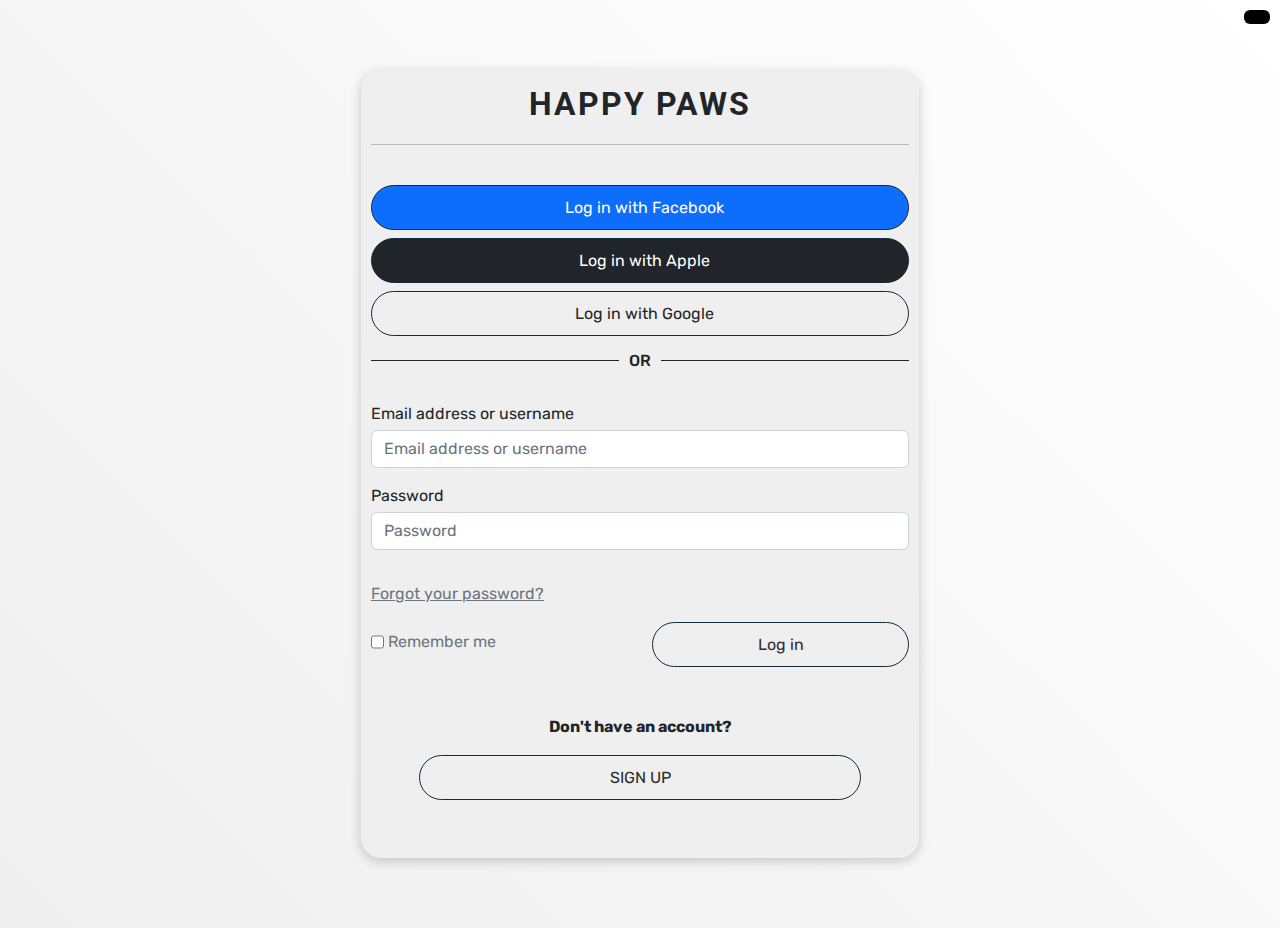
<file: login.html>
<!DOCTYPE html>
<html lang="en">
  <head>
    <!-- Meta Tags -->
    <meta charset="UTF-8" />
    <meta http-equiv="X-UA-Compatible" content="IE=edge" />
    <meta name="viewport" content="width=device-width, initial-scale=1.0" />

    <!-- Bootstrap CSS -->
    <link rel="stylesheet" href="css/bootstrap.min.css" />

    <!-- Font Awesome -->
    <link
      rel="stylesheet"
      href="https://cdnjs.cloudflare.com/ajax/libs/font-awesome/6.1.1/css/all.min.css"
      integrity="sha512-KfkfwYDsLkIlwQp6LFnl8zNdLGxu9YAA1QvwINks4PhcElQSvqcyVLLD9aMhXd13uQjoXtEKNosOWaZqXgel0g=="
      crossorigin="anonymous"
      referrerpolicy="no-referrer"
    />

    <!-- Custom CSS -->
    <link id="mainStyle" rel="stylesheet" href="css/auth.css" />

    <title>Happy Paws</title>
  </head>
  <body>
    <div class="login-page d-flex align-items-center">
      <div class="container d-flex justify-content-center">
        <div class="col-12 col-sm-11 col-md-10 col-lg-7 col-xl-6 col-xxl-5">
          <div class="auth text-center">
            <i class="fa-solid fa-paw h2 pe-2"></i>
            <span id="brand" class="fw-bold fs-2 pt-3">HAPPY PAWS</span>
            <i class="fa-solid fa-paw h2 ps-2"></i>
            <hr />
            <button class="btn mt-4 mb-2 login-with-btn bg-primary text-white">
              <i class="fab fa-facebook me-2"></i>Log in with Facebook
            </button>
            <button class="btn mb-2 login-with-btn bg-dark text-white">
              <i class="fab fa-apple me-2"></i>Log in with Apple
            </button>
            <button class="btn mb-2 login-with-btn text-dark google">
              <i class="fab fa-google me-2"></i>Log in with Google
            </button>
            <h6>OR</h6>
            <form class="pt-3">
              <div class="mt-2 mb-3">
                <label class="d-flex flex-row pb-1"
                  >Email address or username</label
                >
                <input
                  class="auth-input form-control auth-input"
                  type="email"
                  placeholder="Email address or username"
                />
              </div>
              <div class="mt-2 mb-2">
                <label class="d-flex flex-row pb-1">Password</label>
                <input
                  class="auth-input form-control auth-input"
                  type="password"
                  placeholder="Password"
                />
              </div>
            </form>
            <div class="d-flex flex-row pt-4">
              <a href="#" class="text-muted"
                ><span>Forgot your password?</span></a
              >
            </div>
            <div class="row">
              <div class="col-6">
                <div class="d-flex flex-row pt-4">
                  <input type="checkbox" name="check" />
                  <label for="check" class="ps-1 text-muted">Remember me</label>
                </div>
              </div>
              <div class="col-6">
                <div class="d-flex flex-end pt-3">
                  <button type="submit" class="btn w-100 login-btn">
                    Log in
                  </button>
                </div>
              </div>
            </div>
            <div class="col-12 p-5">
              <p class="text-center fw-bold">Don't have an account?</p>
              <a href="signup.html"
                ><button class="btn w-100 login-btn">SIGN UP</button></a
              >
            </div>
          </div>
        </div>
      </div>
    </div>

    <!-- Theme Change -->
    <button id="theme_button" class="btn btn-theme" onclick="onThemeChange()">
      <i id="theme_icon" class="fa fa-moon"></i>
    </button>

    <script>
      function onThemeChange() {
        // Variables
        let cssStyleSheet = document.getElementById("mainStyle");
        let cssLength = cssStyleSheet.href.length;
        let path = cssStyleSheet.href.substring(cssLength - 9, cssLength);

        if (path === "/auth.css") {
          cssStyleSheet.href = "css/auth-dark.css";
          document.getElementById("theme_icon").className = "fa fa-sun";
        } else {
          cssStyleSheet.href = "css/auth.css";
          document.getElementById("theme_icon").className = "fa fa-moon";
        }
      }
    </script>
  </body>
</html>
</file>
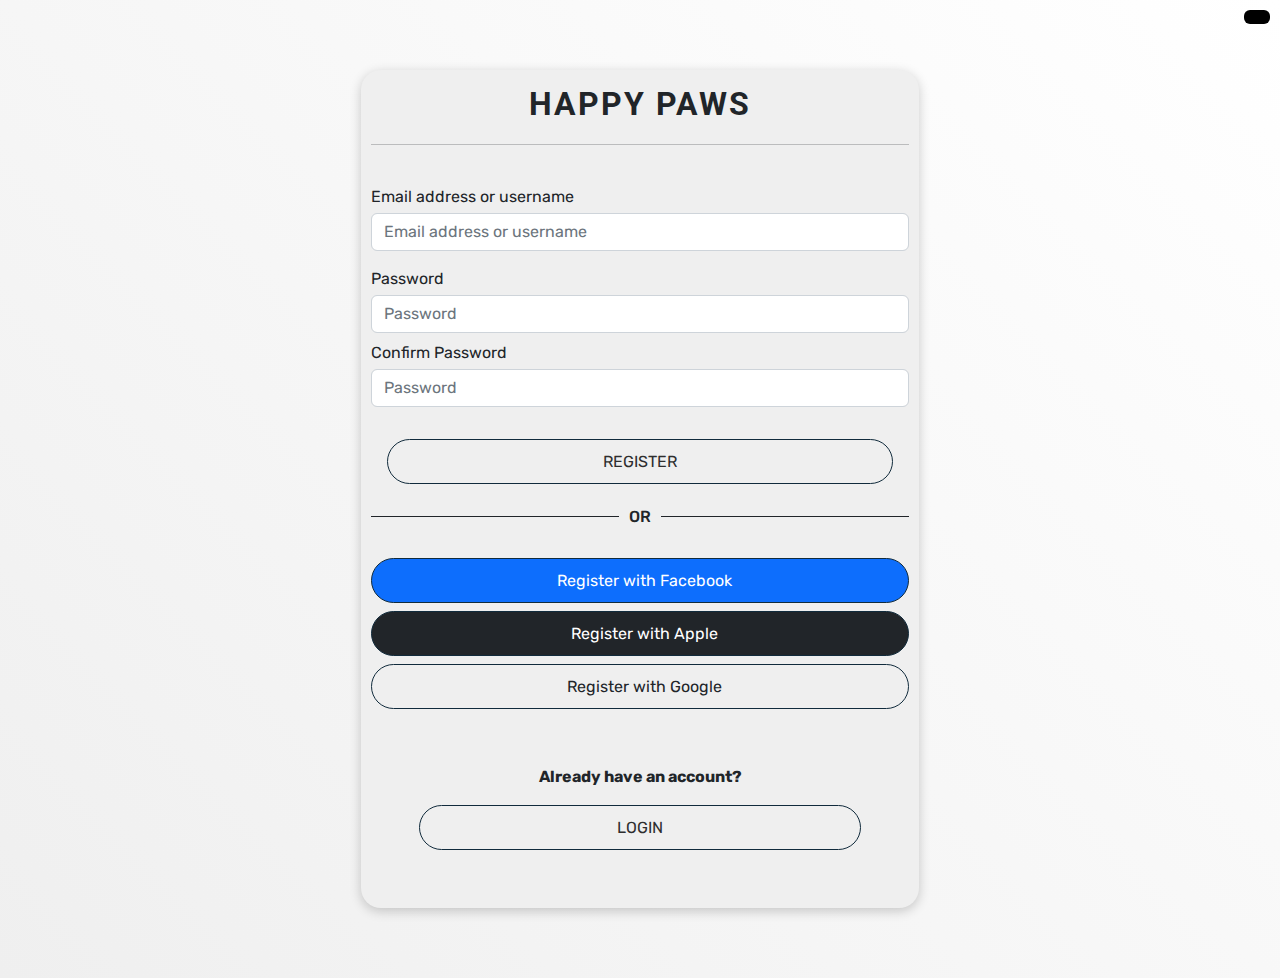
<file: signup.html>
<!DOCTYPE html>
<html lang="en">
  <head>
    <!-- Meta Tags -->
    <meta charset="UTF-8" />
    <meta http-equiv="X-UA-Compatible" content="IE=edge" />
    <meta name="viewport" content="width=device-width, initial-scale=1.0" />

    <!-- Bootstrap CSS -->
    <link rel="stylesheet" href="css/bootstrap.min.css" />

    <!-- Font Awesome -->
    <link
      rel="stylesheet"
      href="https://cdnjs.cloudflare.com/ajax/libs/font-awesome/6.1.1/css/all.min.css"
      integrity="sha512-KfkfwYDsLkIlwQp6LFnl8zNdLGxu9YAA1QvwINks4PhcElQSvqcyVLLD9aMhXd13uQjoXtEKNosOWaZqXgel0g=="
      crossorigin="anonymous"
      referrerpolicy="no-referrer"
    />

    <!-- Custom CSS -->
    <link id="mainStyle" rel="stylesheet" href="css/auth.css" />

    <title>Happy Paws</title>
  </head>
  <body>
    <div class="login-page d-flex align-items-center">
      <div class="container d-flex justify-content-center">
        <div class="col-12 col-sm-10 col-md-8 col-lg-7 col-xl-6 col-xxl-5">
          <div class="auth text-center">
            <i class="fa-solid fa-paw h2 pe-2"></i>
            <span id="brand" class="fw-bold fs-2 pt-3">HAPPY PAWS</span>
            <i class="fa-solid fa-paw h2 ps-2"></i>
            <hr />
            <form class="pt-3">
              <div class="mt-2 mb-3">
                <label class="d-flex flex-row pb-1"
                  >Email address or username</label
                >
                <input
                  class="auth-input form-control auth-input"
                  type="email"
                  placeholder="Email address or username"
                />
              </div>
              <div class="mt-2 mb-2">
                <label class="d-flex flex-row pb-1">Password</label>
                <input
                  class="auth-input form-control auth-input"
                  type="password"
                  placeholder="Password"
                />
              </div>
              <div class="mt-2 mb-3">
                <label class="d-flex flex-row pb-1">Confirm Password</label>
                <input
                  class="auth-input form-control auth-input"
                  type="password"
                  placeholder="Password"
                />
              </div>
              <div class="col-12">
                <div class="d-flex flex-end p-3">
                  <button class="btn w-100 login-btn">REGISTER</button>
                </div>
              </div>
            </form>
            <h6>OR</h6>
            <button class="btn mt-4 mb-2 login-with-btn bg-primary text-white">
              <i class="fab fa-facebook me-2"></i>Register with Facebook
            </button>
            <button class="btn mb-2 login-with-btn bg-dark text-white">
              <i class="fab fa-apple me-2"></i>Register with Apple
            </button>
            <button class="btn mb-2 login-with-btn text-dark google">
              <i class="fab fa-google me-2"></i>Register with Google
            </button>
            <div class="col-12 p-5">
              <p class="text-center fw-bold">Already have an account?</p>
              <a href="login.html"
                ><button type="submit" class="btn w-100 login-btn">
                  LOGIN
                </button></a
              >
            </div>
          </div>
        </div>
      </div>
    </div>

    <!-- Theme Change -->
    <button id="theme_button" class="btn btn-theme" onclick="onThemeChange()">
      <i id="theme_icon" class="fa fa-moon"></i>
    </button>

    <script>
      function onThemeChange() {
        // Variables
        let cssStyleSheet = document.getElementById("mainStyle");
        let cssLength = cssStyleSheet.href.length;
        let path = cssStyleSheet.href.substring(cssLength - 9, cssLength);

        if (path === "/auth.css") {
          cssStyleSheet.href = "css/auth-dark.css";
          document.getElementById("theme_icon").className = "fa fa-sun";
        } else {
          cssStyleSheet.href = "css/auth.css";
          document.getElementById("theme_icon").className = "fa fa-moon";
        }
      }
    </script>
  </body>
</html>
</file>
<file: css/auth.css>
@import url('https://fonts.googleapis.com/css2?family=Roboto:wght@400;500&family=Rubik:ital,wght@0,400;0,500;1,400&display=swap');

/* Initial Setup */
:root {
    --lg-font: 'Roboto', sans-serif;
    --sm-font: 'Rubik', sans-serif;
    --orange: #F66B0E;
    --black: #112B3C;
    --smoke-white: #EFEFEF;
}

body {
    font-family: var(--sm-font);
}

.login-page {
    width: 100%;
    min-height: 50vh;
    background: linear-gradient(45deg, var(--smoke-white), white);
    padding: 70px;
}

.auth {
    background-color: var(--smoke-white);
    box-shadow: 0 3px 12px rgb(0 0 0 / 0.2);
    border-radius: 20px;
    padding: 10px 10px;
}

#brand {
    letter-spacing: 2px;
    font-family: var(--lg-font);
}

.login-with-btn {
    border: 1px solid var(--black);
    border-radius: 45px;
    width: 100%;
    color: rgb(46, 46, 46);
    height: 45px;
    box-shadow: none;
}

.login-btn {
    border: 1px solid var(--black);
    border-radius: 45px;
    width: 100%;
    color: rgb(46, 46, 46);
    height: 45px;
    box-shadow: none;
}

.login-btn:hover{
    border-radius: 45px;
    width: 100%;
    color: white;
    background-color: var(--orange);
}

h6 {
    display: flex;
    flex-direction: row;
    padding-top: 7px;
}
h6:before, h6:after{
    content: "";
    flex: 1 1;
    border-bottom: 1px solid;
    margin: auto;
}
h6:before {
    margin-right: 10px
}
h6:after {
    margin-left: 10px
}

.btn-theme {
    background-color: black !important;
    color: white !important;
    box-shadow: none !important;
    position: absolute;
    top: 10px;
    right: 10px;
}
</file>
